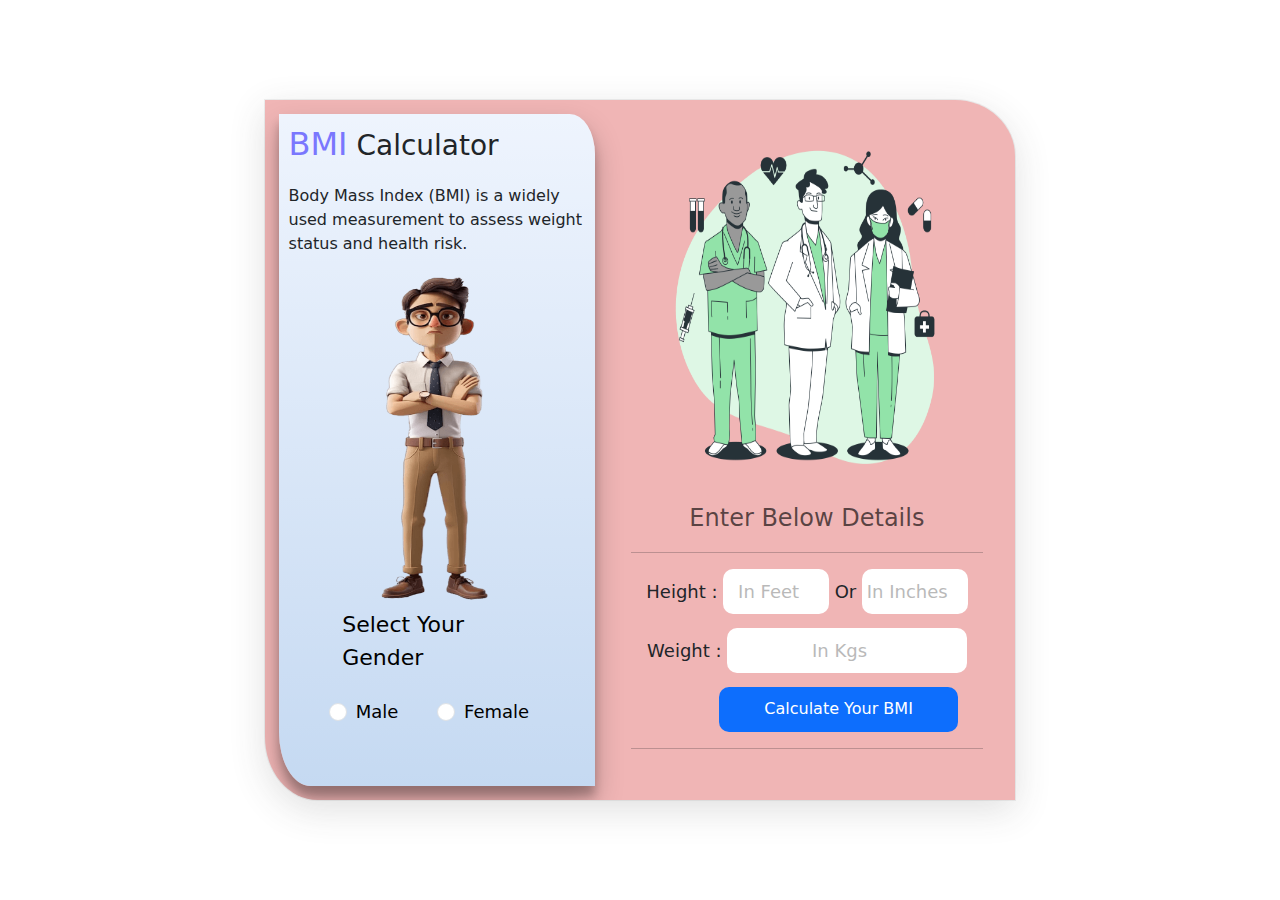
<file: BMI Calculator/index.html>
<!DOCTYPE html>
<html lang="en">
<head>
    <meta charset="UTF-8">
    <meta name="viewport" content="width=device-width, initial-scale=1.0">
    <title>BMI</title>
    <link href="https://cdn.jsdelivr.net/npm/bootstrap@5.3.3/dist/css/bootstrap.min.css" rel="stylesheet" integrity="sha384-QWTKZyjpPEjISv5WaRU9OFeRpok6YctnYmDr5pNlyT2bRjXh0JMhjY6hW+ALEwIH" crossorigin="anonymous">

    <link rel="stylesheet" href="style.css">
</head>
<body>
    <section id="main">
        <section id="left" class="child">
            <p id="p1"><span>BMI</span> Calculator</p>
            <p id="p2">Body Mass Index (BMI) is a widely used measurement to assess weight status and health risk.</p>
            
            
            
            <img src="[removal.ai]_2d9db8f4-7222-4ede-abf1-3758d461c67c-screenshot-2024-09-14-235926.png" alt="" id="boy" class="avtar">
            
            <img src="[removal.ai]_d0cf76d6-a017-46e2-a28a-3d5fdb8d9701-screenshot-2024-09-15-000010.png" alt="" id="girl" class="avtar">
          
            <p id="p3">Select Your Gender</p>
            <br>
            
            <div class="form-check" id="gender-select">
                <div class="form-check-inline">
                    <input class="form-check-input" type="radio" name="gender" id="flexRadioDefault1" value="male">
                    <label class="form-check-label" for="flexRadioDefault1">Male</label>
                </div>
                <div class="form-check-inline">
                    <input class="form-check-input" type="radio" name="gender" id="flexRadioDefault2" value="female" >
                    <label class="form-check-label" for="flexRadioDefault2">Female</label>
                </div>
            </div>
            
            
            
            
            
        </section>
        
        
        <section id="right">
            <img id="doctor" src="Doctors-bro.png" alt="" srcset=""> 
            <div id="outputdiv">
                <label id="yourbmi" for="">Your BMI Is :</label>
                <input type="text" name="" id="output" class="height" value="">
               
            </div>
            

                <div id="bmidiv" >

                    <img id="bmi-range" src="https://cdn.policybazaar.ae/pbuae/images/bmi-range.svg" alt="" srcset="" loading="lazy">   
                    
                        <img id="line" src="speedometer.png" alt="" srcset="">
                   
                    
                </div>
                  
            <div class="card" style="width: 20rem;" id="inputarea">
                <div class="card-body" >
                    <p  class="card-title">Enter Below Details</p>
                    
                    <hr>
                  <label for="">Height :</label>
                  <input type="number" name="" id="feet" placeholder="In Feet" class="height">  
                 
                  <label for="">Or</label>
                  <input type="number" name="" id="inches" placeholder="In Inches" class="height"> 
                  <br>
                  <label for="">Weight :</label>
                  <input type="number" name="" id="weight" placeholder="In Kgs" class="height"> 
                  <button  class="btn btn-primary" id="submit"  onclick="show()">Calculate Your BMI</button>
                  <hr>
                </div>
              </div>

            
          
        </section>


    </section>
    <script src="script.js"></script>
    
</body>
</html>
</file>
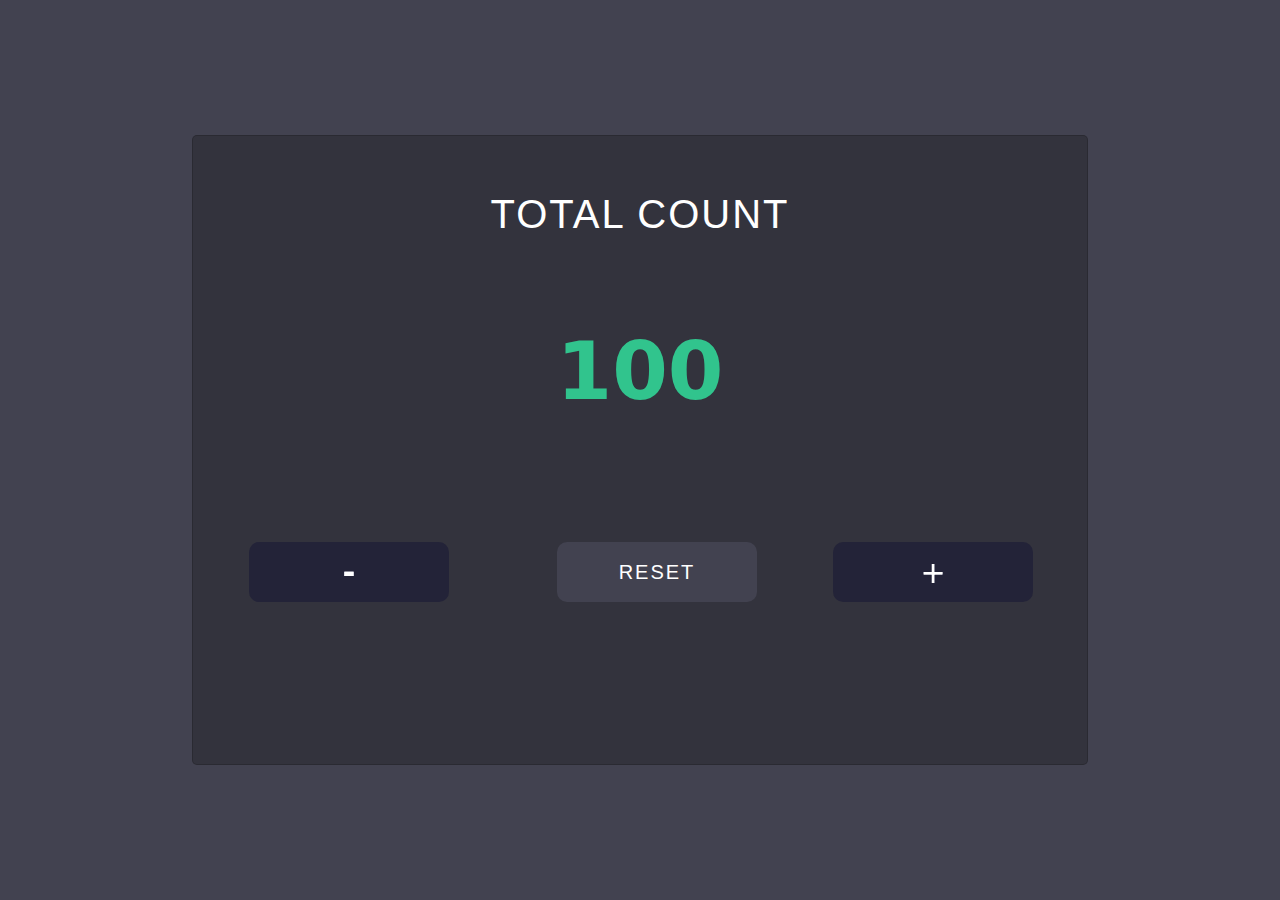
<file: Count/index.html>
<!DOCTYPE html>
<html lang="en">
<head>
    <meta charset="UTF-8">
    <meta name="viewport" content="width=device-width, initial-scale=1.0">
    <title>Count</title>
    <link href="https://cdn.jsdelivr.net/npm/bootstrap@5.3.3/dist/css/bootstrap.min.css" rel="stylesheet" integrity="sha384-QWTKZyjpPEjISv5WaRU9OFeRpok6YctnYmDr5pNlyT2bRjXh0JMhjY6hW+ALEwIH" crossorigin="anonymous">
    <link rel="stylesheet" href="index.css">
    
</head>
<body>
  
    
    <div class="card" id="main" >
        
        <h1 class="card-title">Total Count</h1>
        <div id="output">100</div>
      
        <div class="card-body" id="buttondiv">
          
            
            <div id="button1">
              <button type="button"   id="plus" onclick="count('-')">-</button>
            </div>

            <div id="button2">
              <button type="button"  id="negetive" onclick="count('+')">+</button>
            </div>

            <div id="button3">
              <button type="button"  id="zero" onclick="count('0')"> Reset</button>
            </div>
        </div>
      </div>
      <script src="index.js"></script>
    
</body>
</html>
</file>
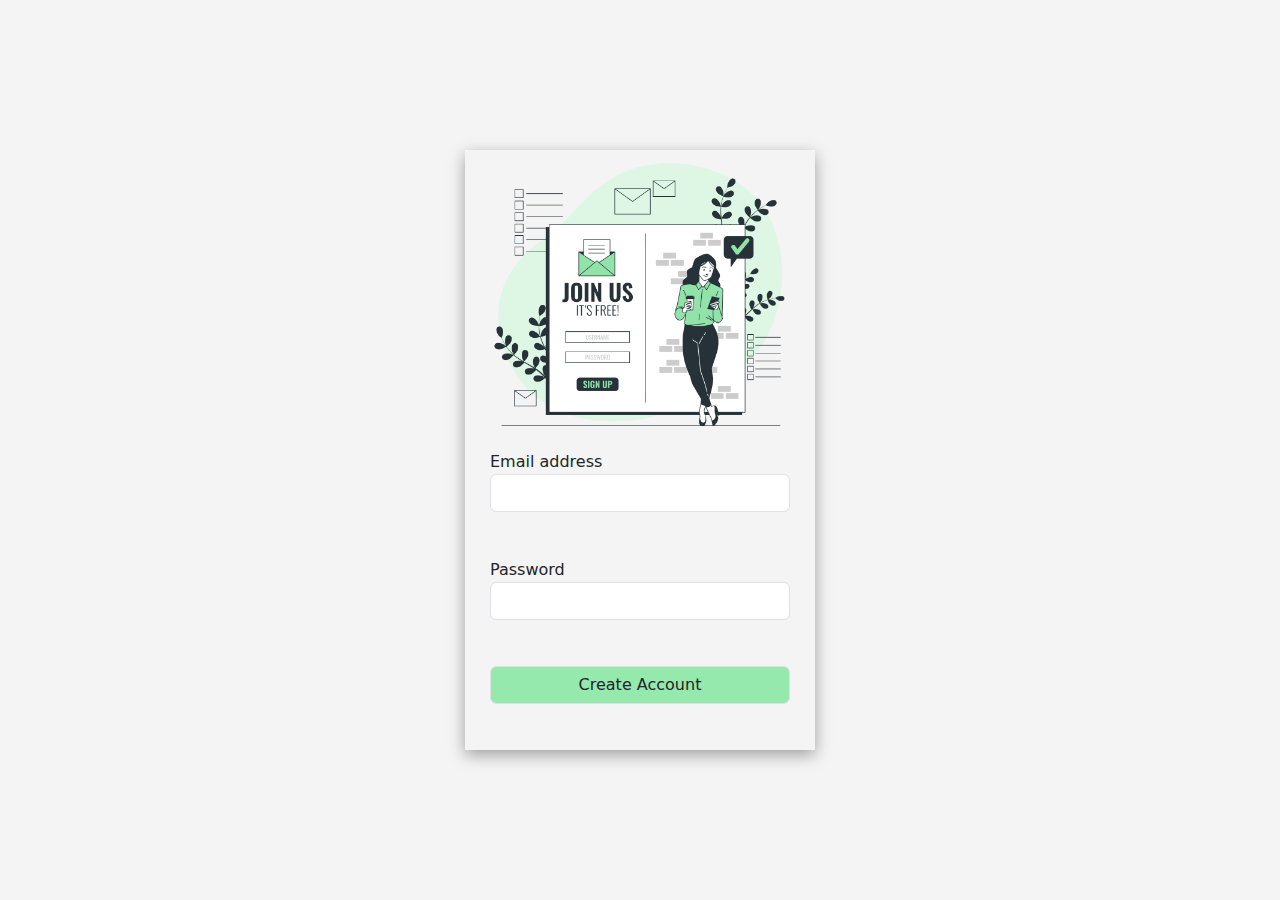
<file: Login/index.html>
<!DOCTYPE html>
<html lang="en">
<head>
    <meta charset="UTF-8">
    <meta name="viewport" content="width=device-width, initial-scale=1.0">
    <title>Document</title>
    <link href="https://cdn.jsdelivr.net/npm/bootstrap@5.3.3/dist/css/bootstrap.min.css" rel="stylesheet" integrity="sha384-QWTKZyjpPEjISv5WaRU9OFeRpok6YctnYmDr5pNlyT2bRjXh0JMhjY6hW+ALEwIH" crossorigin="anonymous">
    <link rel="stylesheet" href="index.css">
</head>
<body>
    <div id="child">
        <div class="form-group" id="child1">
            <img src="Sign up-bro.png" alt="">
        </div>
        <form id="signupForm">
            <div class="form-group" id="child2">
                <label for="exampleInputEmail1">Email address</label>
                <input type="email" class="form-control " id="exampleInputEmail1" aria-describedby="emailHelp" value="">
                <small id="emailHelp" class="form-text text-muted" ></small>
            </div>
            <div class="form-group" id="child3">
                <label for="exampleInputPassword1">Password</label>
                <input type="password" class="form-control" id="exampleInputPassword1" value="">
                <small id="emailHelp2" class="form-text text-muted" ></small>
            </div>
            <div id="child4">
                <input type="submit" class="form-control" value="Create Account" id="button">
            </div>
        </form>
    </div>
    <script src="index.js"></script>
</body>
</html>
</file>
<file: BMI Calculator/style.css>
*{
    margin: 0;
    padding: 0;
    box-sizing: border-box;
}
body{
    width: 100%;
    height: 100vh;
    display: grid;
    place-items: center;
    background-color:e6e8ff;
    font-family:system-ui, -apple-system, BlinkMacSystemFont, 'Segoe UI', Roboto, Oxygen, Ubuntu, Cantarell, 'Open Sans', 'Helvetica Neue', sans-serif

}

#main{
    width: 750px;
    height: 700px;
    padding: 1.1%;
    display: flex;
    flex-direction: row;
    background-color: rgb(240, 181, 181);
    border:0 solid rgba(44, 44, 49, 0.812);
    border-radius:0% 8% 10% 7% / 0% 8% 0% 9% ;
    box-shadow: rgba(61, 60, 60, 0.16) 0px 10px 36px 0px, rgba(0, 0, 0, 0.06) 0px 0px 0px 1px;
    gap: 20px;
    overflow: hidden; 
}

#left{
    box-sizing: border-box;
    position: relative;
    flex-basis: 45%;
    box-shadow: rgba(100, 100, 111, 0.2) 0px 7px 29px 0px;
    border:0. solid rgba(171, 171, 214, 0.812);
    border-radius:0% 8% 10% 10% / 0% 6% 0% 8% ;
    background-color: rgba(245, 223, 183, 0.314);
    background-image: linear-gradient(to top, #accbee 0%, #e7f0fd 100%);    

    background-blend-mode: screen, overlay;
    box-shadow: rgba(0, 0, 0, 0.25) 0px 14px 28px, rgba(0, 0, 0, 0.22) 0px 10px 10px;
}

#p1{
    margin-top:2%;
    margin-left: 3%;
    font-size: 28px;
    font-weight: 100;
    font-family:system-ui, -apple-system, BlinkMacSystemFont, 'Segoe UI', Roboto, Oxygen, Ubuntu, Cantarell, 'Open Sans', 'Helvetica Neue', sans-serif
}
#p1 span{
    color:rgb(122, 119, 254);
    font-size:32px ;
    font-weight: 400;
    
}
#p2{
    margin-left: 3%;
    margin-top: 3%;
    font-size: 16px;
    font-weight: 350;
    text-align: left;

    font-family:system-ui, -apple-system, BlinkMacSystemFont, 'Segoe UI', Roboto, Oxygen, Ubuntu, Cantarell, 'Open Sans', 'Helvetica Neue', sans-serif
}
#p3{
   
    margin:0 20%;
    font-size: 22px;
    font-weight: 300;
    color: rgb(0, 0, 0);
    font-family:system-ui, -apple-system, BlinkMacSystemFont, 'Segoe UI', Roboto, Oxygen, Ubuntu, Cantarell, 'Open Sans', 'Helvetica Neue', sans-serif
    
}
#gender-select {
    margin: auto; 
    
    display: flex;
    justify-content: space-evenly;
    color:rgb(0, 0, 0);
    font-size: 18px;
    font-weight: 400;
}
.avtar{
    margin: 0 auto;
    margin-left: 14%;
    width: 70%;
    height: 50%;
    
}

#right{
    box-sizing: border-box;
    flex-basis: 55%;
}


#doctor{

    width: 75%;
    height: 55%;
    margin:0 auto;
    margin-left: 12%;
}
    #inputarea{
        /* margin: 0 auto; */
        text-align: center;
        background-color: transparent;
        border: none;
    }
    .card-body{
        width: 120%;
        /* margin-top: 2%; */
       
        font-family:system-ui, -apple-system, BlinkMacSystemFont, 'Segoe UI', Roboto, Oxygen, Ubuntu, Cantarell, 'Open Sans', 'Helvetica Neue', sans-serif;

        
        font-size: large;
    }

    #right p{
        color:rgba(0, 0, 0, 0.64);
        font-size:24px ;
        font-weight: 330;
    }

    .height{
        width: 30%;
        height: 5vh;
        /* margin-top: 4%; */
        border-radius: 10px;
        border: none;
        text-align: right;
        
    }
    #weight{
        margin-top: 4%;
        width: 68%;
    }
    label{
        font-weight: 350;
    }

    #submit{
        margin-top: 4%;
        width: 68%;
        height: 5vh;
        margin-left: 18%;
        border-radius: 10px;
        border: none;
    }
    input::placeholder{
        text-align: center;
        font-size: 18px;
        opacity: 0.5;
    }

    #bmidiv{
        box-sizing: border-box;
        text-align: center;
        

    }

    #bmi-range{
        width: 90%;
        margin-top: 20% ;
    }


       
    #line {
        height: 250px;
        margin-top: -40%; 
        position: sticky;
        transform-origin: 50% 50%;
        transform: rotate(180deg); 
        transition: all 10s;
}
    
#outputdiv{
    text-align: center;
    padding-left: 15%;
}

#output{
    background: transparent;
    font-size:24px ;
    font-weight: 100;
    text-align: left;

}

#yourbmi{
    color:rgba(0, 0, 0, 0.64);
    font-size:24px ;
    font-weight: 330;
}


      

    
    
    
.dispnone {
    display: none;
    width: 0;
    height: 0;
}
</file>
<file: Count/index.css>
*{
    margin: 0;
    padding: 0;
    box-sizing: border-box;
}

body{
    width: 100%;
    height: 100vh;
    display: grid;
    background-color: #424250;
    place-items: center;
}

#main{
    width: 70%;
    height: 70%;
    text-align: center;
    display: grid;
    background-color: rgb(51, 51, 61);
    border-radius: 5PX;
    color: white;
     
}

h1{
    color: rgb(218, 202, 202);
    text-align: center;
    margin-top: 6%;
    font-family:'Gill Sans', 'Gill Sans MT', Calibri, 'Trebuchet MS', sans-serif;
    letter-spacing: 2px;
    text-transform: uppercase;
}

#output{
    width: 50%;
    
    margin-left: auto ;
    margin-right: auto ;
    margin-bottom: 200px;
    font-size: 80px;
    font-weight: bold;
   
    color: rgb(49, 196, 141);
}

#buttondiv{
    margin-top: -200px;
    display: grid;
    grid-template-columns: repeat(3,1fr);
    grid-template-rows: repeat(2,1fr);
    column-gap: 30px;
    align-items: center;
    justify-items: center;
}



#button1{
    display: grid;
    grid-row-start: 1;
    grid-row-end: 2;
    grid-column-start:1 ;
    grid-column-end:2 ;
    margin:0 40px 0 40px;
   
}
#plus{
    width: 200px;
    height: 60px;
    background-color: #424250;
    border: none;
    border-radius: 10px;
    font-size: 30px;
    font-weight: bold;
    text-align: center;
    color: white;
    filter: contrast(1.5);
}

#button2{
    display: grid;
    grid-row-start: 1;
    grid-row-end: 2;
    grid-column-start:3 ;
    grid-column-end:5;
    margin:0 40px 0 40px;
   
}
#negetive{
    background-color: #424250;
    border: none;
    border-radius: 10px;
    width: 200px;
    height: 60px;
    font-size: 30px;
    text-align: center;
    color: white;
    filter: contrast(1.5);
}

#button3{
    display: grid;
    grid-row-start: 1;
    grid-row-end: 2;
    grid-column-start:2 ;
    grid-column-end:3;
   
}

#zero{
    
    background-color: #424250;
    border: none;
    border-radius: 10px;
    width: 200px;
    height: 60px;
    font-size: 20px;
    margin-left: 30px;
    color: white;
    text-align: center;
    
    
    font-family:'Gill Sans', 'Gill Sans MT', Calibri, 'Trebuchet MS', sans-serif;
    letter-spacing: 2px;
    text-transform: uppercase;
}
</file>
<file: Login/index.css>
*{
    margin: 0;
    padding: 0;
    box-sizing: border-box;
}

body{
    width: 100%;
    height: 100vh;
    display: grid;
    place-items: center;  
    background-color: rgba(217, 214, 214, 0.258);
}


#child{
 
    display: grid;
    place-items: center;
    width: 350px;
    
    box-shadow: rgba(0, 0, 0, 0.35) 0px 5px 15px;
}
form{

    width: 300px;
    height: 300px;
    display: grid;

   
}

img{
    width: 300px;
    height: 300px;
}

#button{
    background-color: rgb(150, 233, 173)
}



.invalid-input:focus {
    border: 1px solid red;
    background-color: #f9e3e3;
  }
</file>
